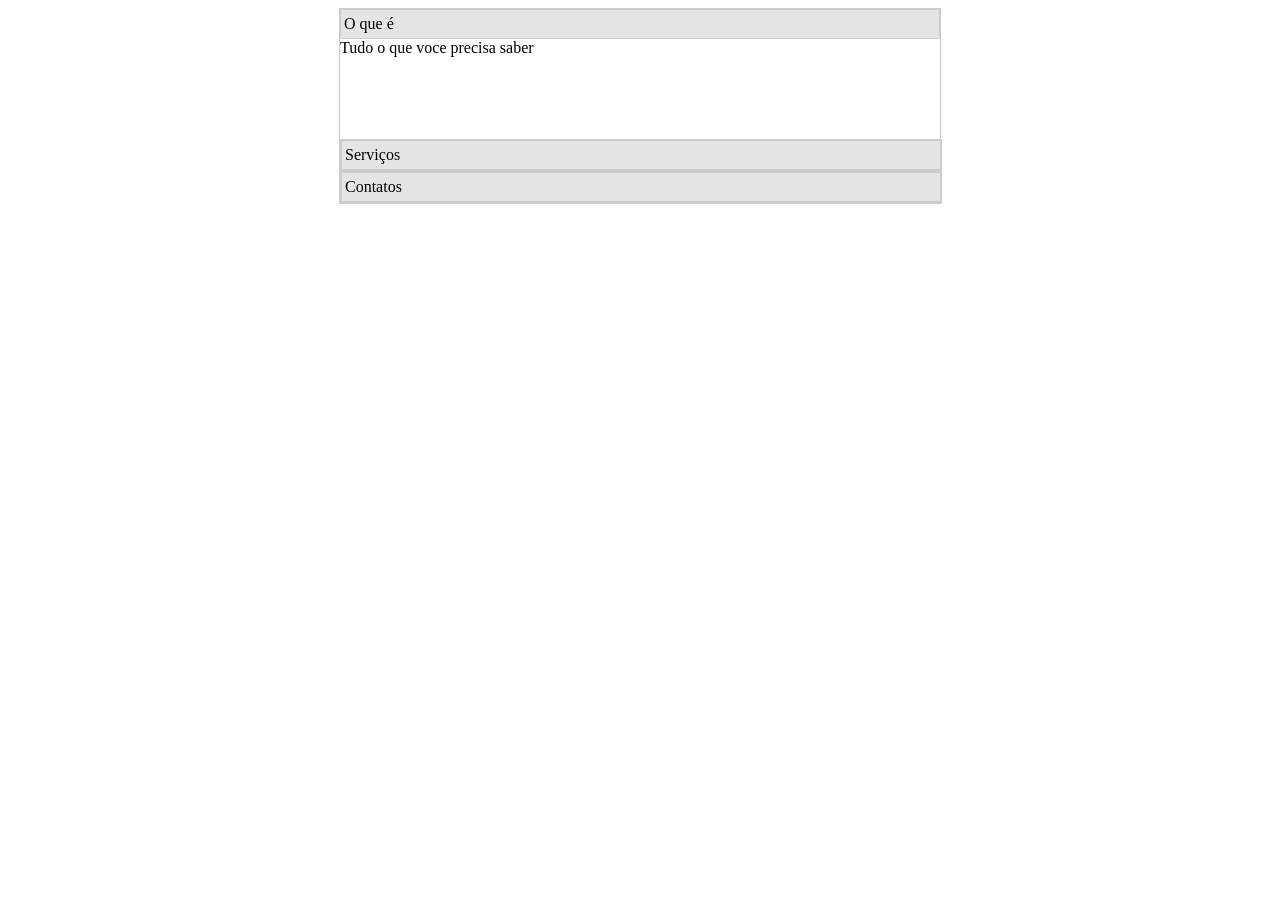
<file: index.html>
<html lang="en">

<head>
    <meta charset="UTF-8">
    <meta http-equiv="X-UA-Compatible" content="IE=edge">
    <meta name="viewport" content="width=device-width, initial-scale=1.0">
    <title>Aula - Coffe Tag</title>
    <link rel="stylesheet" text="text/css" href="css/style.css">
</head>

<body>

    <div class="accordions">
        <div class="accordion-item">
            <input type="radio" name="accordion" checked="checked" id="accordion-1" />
            <label for="accordion-1">O que é</label>
            <div class="accordion-content">Tudo o que voce precisa saber</div>
        </div>
        <div class="accordion-item">
            <div class="accordions">
                <input type="radio" name="accordion" id="accordion-2" />
                <label for="accordion-2">Serviços</label>
                <div class="accordion-content">Aqui voce encontra?</div>

            </div>
        </div>
        <div class="accordion-item">
            <div class="accordions">
                <input type="radio" name="accordion" id="accordion-3" />
                <label for="accordion-3">Contatos</label>
                <div class="accordion-content">Meus Contatos</div>

            </div>
        </div>
    </div>

</body>

</html>
</file>
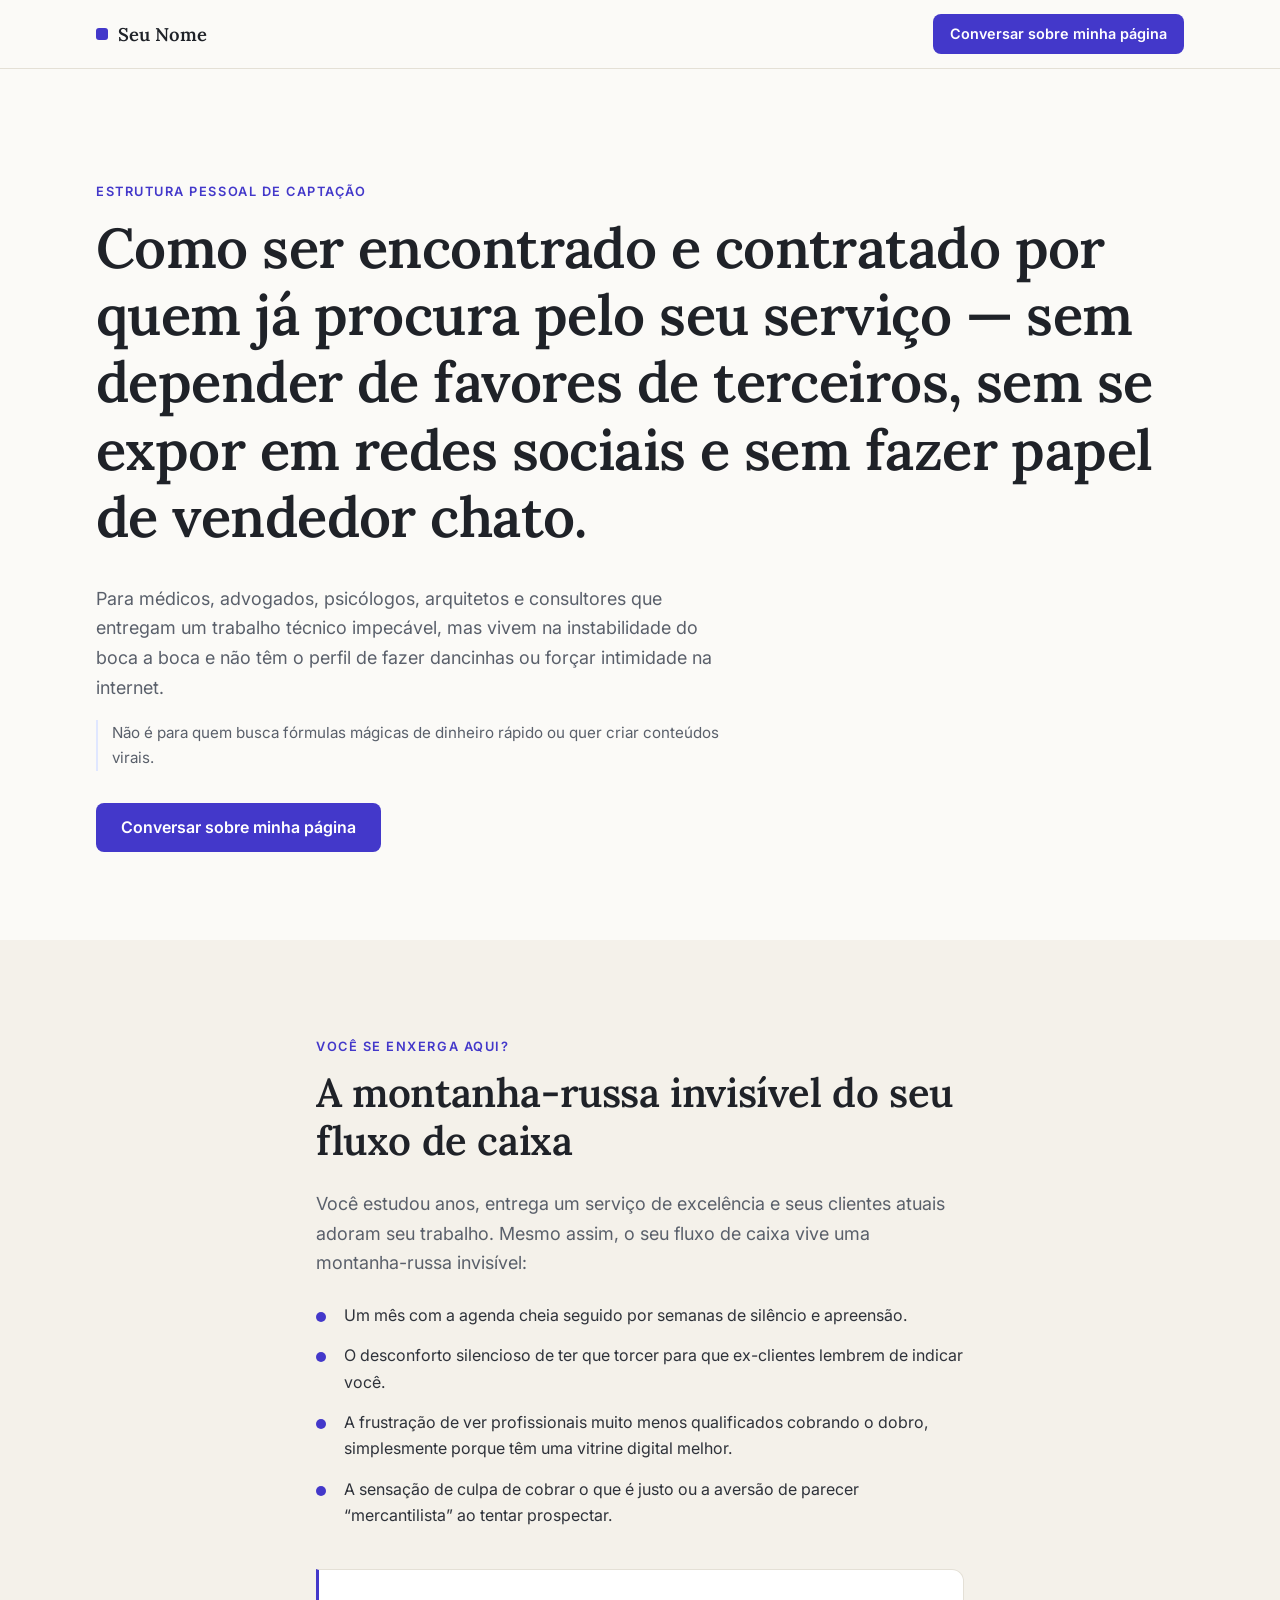
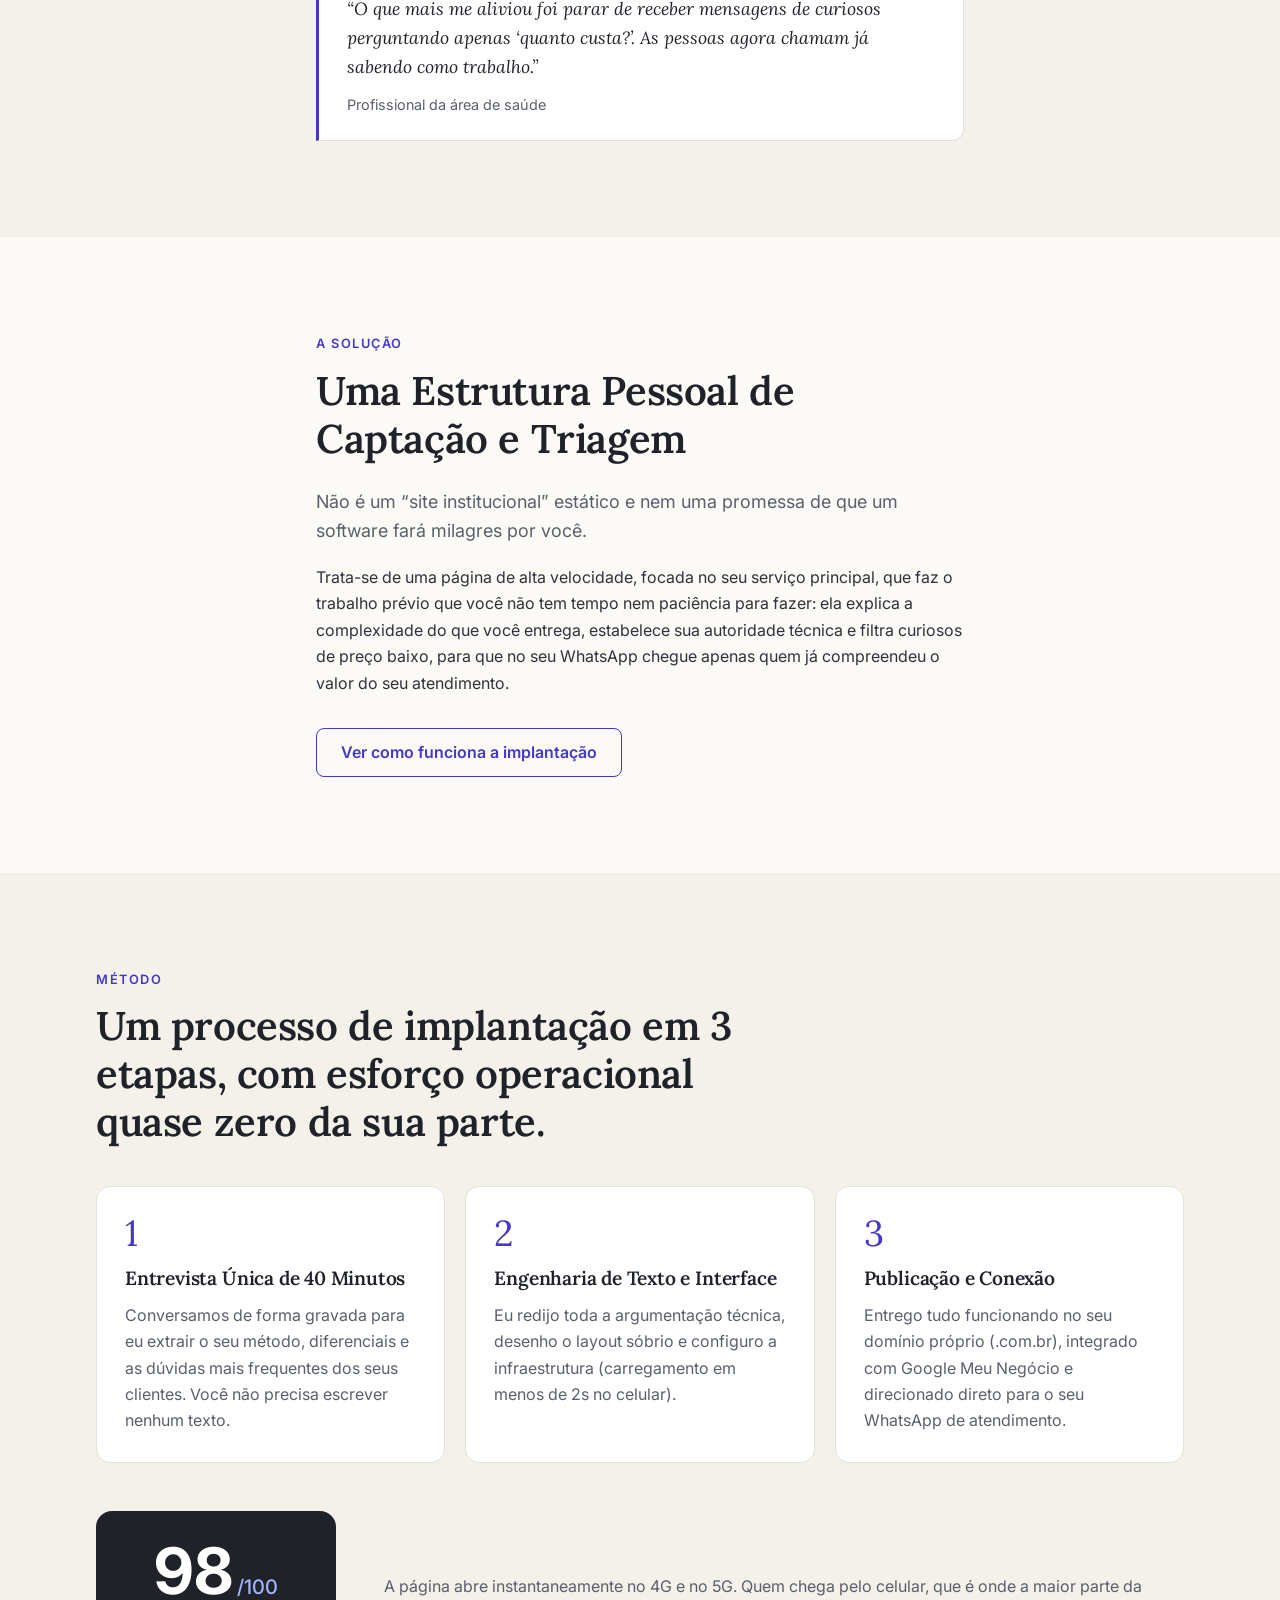
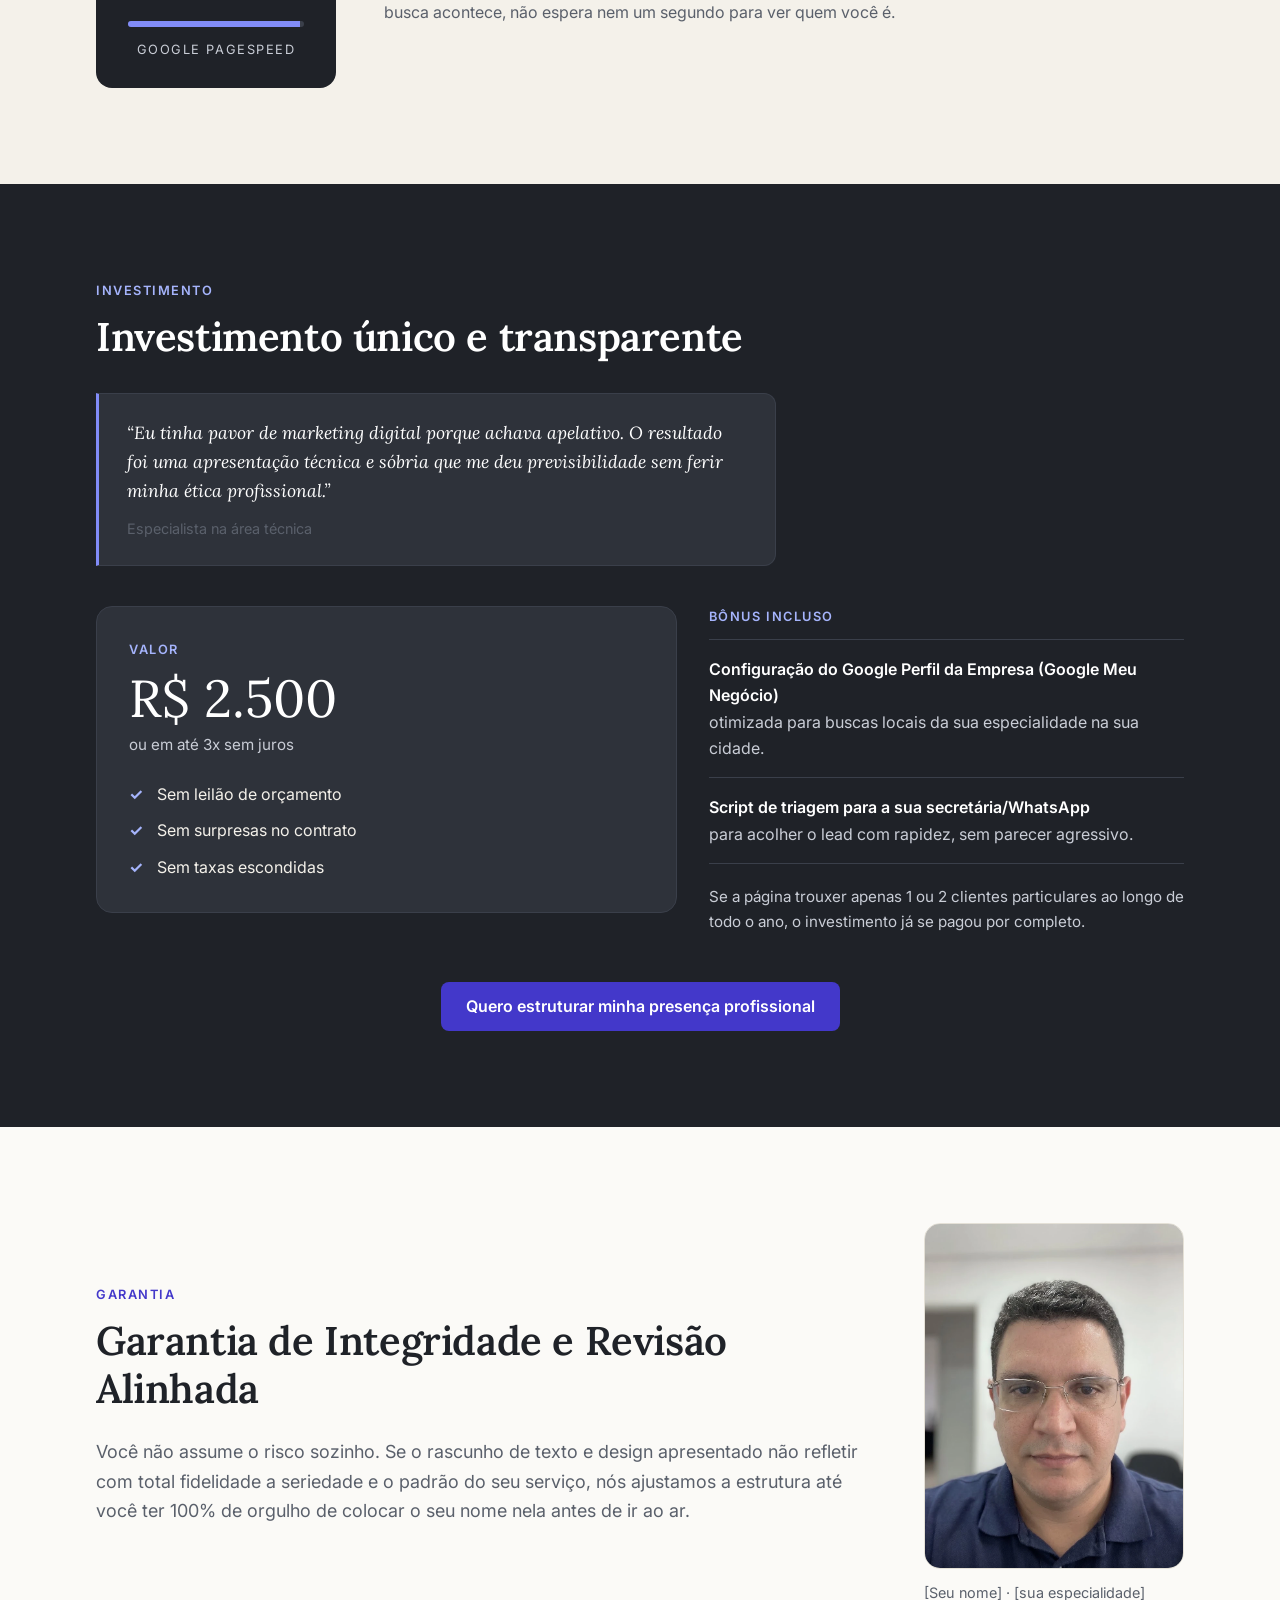
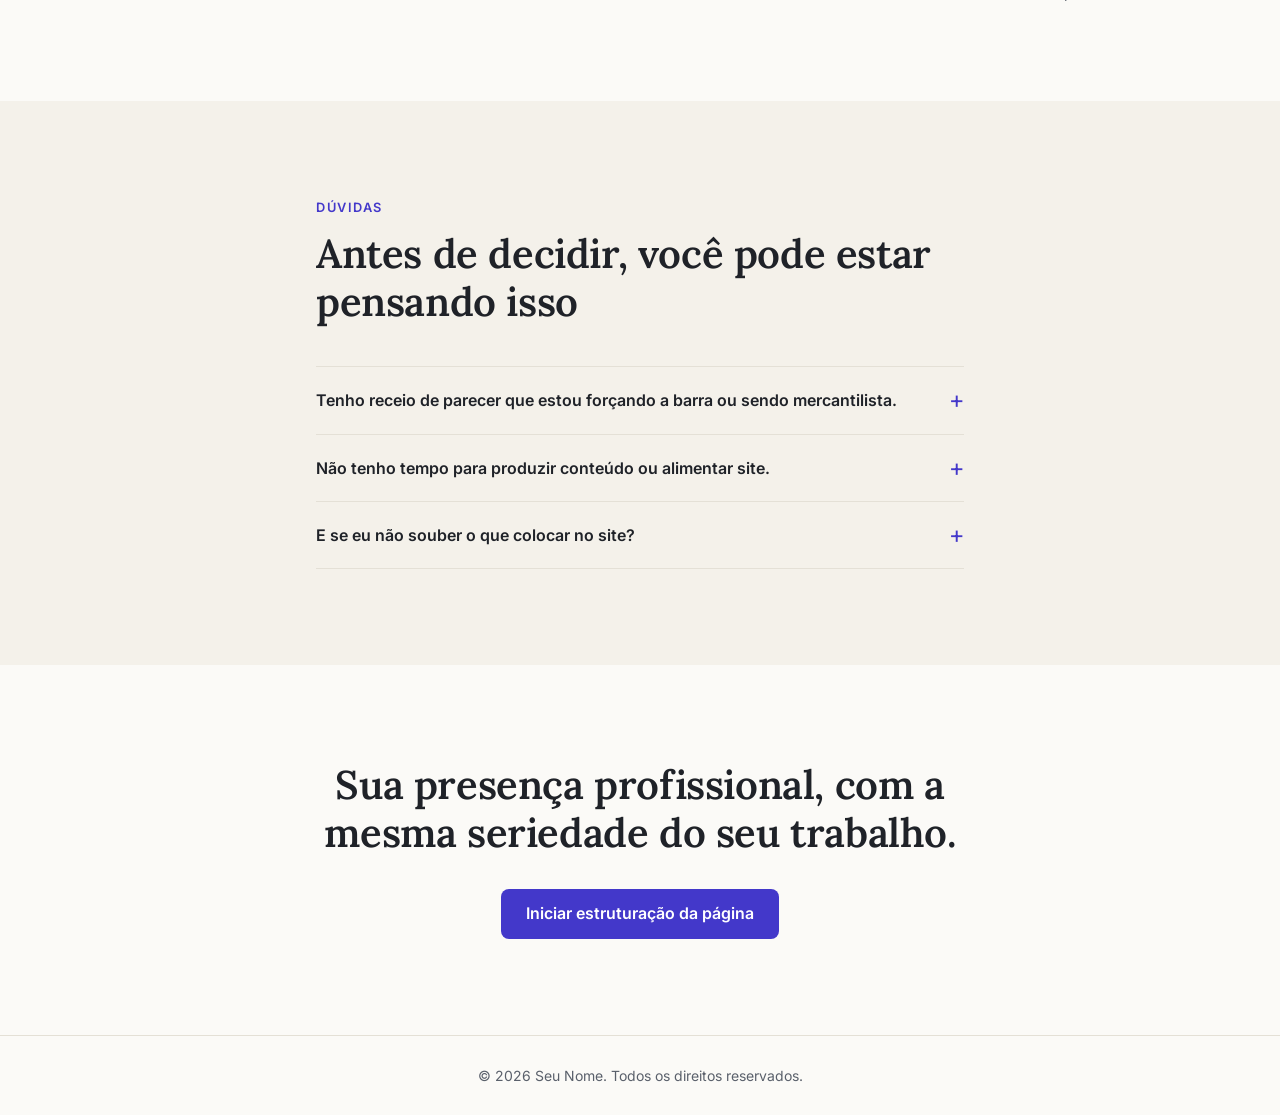
<file: landing.html>
<!DOCTYPE html>
<html lang="pt-BR">
<head>
    <meta charset="UTF-8">
    <meta name="viewport" content="width=device-width, initial-scale=1.0">
    <title>Página para profissionais que vivem de indicação</title>
    <meta name="description" content="Uma estrutura pessoal de captação e triagem para profissionais que entregam trabalho técnico de excelência e querem ser encontrados por quem já procura pelo seu serviço.">

    <link rel="preconnect" href="https://fonts.googleapis.com">
    <link rel="preconnect" href="https://fonts.gstatic.com" crossorigin>
    <link href="https://fonts.googleapis.com/css2?family=Inter:wght@400;500;600;700&family=Lora:ital,wght@0,400;0,500;0,600;1,400&display=swap" rel="stylesheet">
    <link rel="stylesheet" href="css/landing.css">
</head>
<body>

    <header class="site-header">
        <div class="container header-inner">
            <a href="#topo" class="brand"><span class="brand__mark" aria-hidden="true"></span>Seu Nome</a>
            <a href="#contato" class="btn btn--primary header-cta">Conversar sobre minha página</a>
        </div>
    </header>

    <main id="topo">

        <!-- 1. Headline (promessa) + 2. Subheadline (para quem é / não é) -->
        <section class="hero">
            <div class="container">
                <p class="eyebrow">Estrutura pessoal de captação</p>
                <h1>Como ser encontrado e contratado por quem já procura pelo seu serviço — sem depender de favores de terceiros, sem se expor em redes sociais e sem fazer papel de vendedor chato.</h1>
                <p class="lead">Para médicos, advogados, psicólogos, arquitetos e consultores que entregam um trabalho técnico impecável, mas vivem na instabilidade do boca a boca e não têm o perfil de fazer dancinhas ou forçar intimidade na internet.</p>
                <p class="note">Não é para quem busca fórmulas mágicas de dinheiro rápido ou quer criar conteúdos virais.</p>
                <div class="actions">
                    <a href="#contato" class="btn btn--primary">Conversar sobre minha página</a>
                </div>
            </div>
        </section>

        <!-- 3. Dor -->
        <section class="section section--alt" aria-labelledby="dor-titulo">
            <div class="container narrow">
                <p class="eyebrow">Você se enxerga aqui?</p>
                <h2 id="dor-titulo">A montanha-russa invisível do seu fluxo de caixa</h2>
                <p class="lead">Você estudou anos, entrega um serviço de excelência e seus clientes atuais adoram seu trabalho. Mesmo assim, o seu fluxo de caixa vive uma montanha-russa invisível:</p>
                <ul class="pain-list">
                    <li>Um mês com a agenda cheia seguido por semanas de silêncio e apreensão.</li>
                    <li>O desconforto silencioso de ter que torcer para que ex-clientes lembrem de indicar você.</li>
                    <li>A frustração de ver profissionais muito menos qualificados cobrando o dobro, simplesmente porque têm uma vitrine digital melhor.</li>
                    <li>A sensação de culpa de cobrar o que é justo ou a aversão de parecer “mercantilista” ao tentar prospectar.</li>
                </ul>
                <!-- Prova social 1 (perto do topo, abaixo da dor) -->
                <figure class="quote">
                    <blockquote>
                        <p>“O que mais me aliviou foi parar de receber mensagens de curiosos perguntando apenas ‘quanto custa?’. As pessoas agora chamam já sabendo como trabalho.”</p>
                    </blockquote>
                    <figcaption><cite>Profissional da área de saúde</cite></figcaption>
                </figure>
            </div>
        </section>

        <!-- 4. Apresentação da solução -->
        <section class="section" aria-labelledby="solucao-titulo">
            <div class="container narrow">
                <p class="eyebrow">A solução</p>
                <h2 id="solucao-titulo">Uma Estrutura Pessoal de Captação e Triagem</h2>
                <p class="lead">Não é um “site institucional” estático e nem uma promessa de que um software fará milagres por você.</p>
                <p>Trata-se de uma página de alta velocidade, focada no seu serviço principal, que faz o trabalho prévio que você não tem tempo nem paciência para fazer: ela explica a complexidade do que você entrega, estabelece sua autoridade técnica e filtra curiosos de preço baixo, para que no seu WhatsApp chegue apenas quem já compreendeu o valor do seu atendimento.</p>
                <div class="actions">
                    <a href="#metodo" class="btn btn--ghost">Ver como funciona a implantação</a>
                </div>
            </div>
        </section>

        <!-- 5. Método -->
        <section class="section section--alt" id="metodo" aria-labelledby="metodo-titulo">
            <div class="container">
                <div class="narrow">
                    <p class="eyebrow">Método</p>
                    <h2 id="metodo-titulo">Um processo de implantação em 3 etapas, com esforço operacional quase zero da sua parte.</h2>
                </div>

                <ol class="steps">
                    <li class="step">
                        <span class="step__num" aria-hidden="true">1</span>
                        <h3>Entrevista Única de 40 Minutos</h3>
                        <p>Conversamos de forma gravada para eu extrair o seu método, diferenciais e as dúvidas mais frequentes dos seus clientes. Você não precisa escrever nenhum texto.</p>
                    </li>
                    <li class="step">
                        <span class="step__num" aria-hidden="true">2</span>
                        <h3>Engenharia de Texto e Interface</h3>
                        <p>Eu redijo toda a argumentação técnica, desenho o layout sóbrio e configuro a infraestrutura (carregamento em menos de 2s no celular).</p>
                    </li>
                    <li class="step">
                        <span class="step__num" aria-hidden="true">3</span>
                        <h3>Publicação e Conexão</h3>
                        <p>Entrego tudo funcionando no seu domínio próprio (.com.br), integrado com Google Meu Negócio e direcionado direto para o seu WhatsApp de atendimento.</p>
                    </li>
                </ol>

                <!-- Prova social 2 (após o método): velocidade -->
                <div class="speed">
                    <div class="gauge" role="img" aria-label="Google PageSpeed: 98 de 100">
                        <div class="gauge__score">98<span>/100</span></div>
                        <div class="gauge__bar"><span></span></div>
                        <p class="gauge__label">GOOGLE PAGESPEED</p>
                    </div>
                    <p class="speed__text">A página abre instantaneamente no 4G e no 5G. Quem chega pelo celular, que é onde a maior parte da busca acontece, não espera nem um segundo para ver quem você é.</p>
                </div>
            </div>
        </section>

        <!-- 6. Prova social 3 + 7. Oferta, preço e bônus (fundo escuro) -->
        <section class="section section--dark" id="oferta" aria-labelledby="oferta-titulo">
            <div class="container">
                <div class="narrow">
                    <p class="eyebrow">Investimento</p>
                    <h2 id="oferta-titulo">Investimento único e transparente</h2>
                </div>

                <figure class="quote quote--dark narrow">
                    <blockquote>
                        <p>“Eu tinha pavor de marketing digital porque achava apelativo. O resultado foi uma apresentação técnica e sóbria que me deu previsibilidade sem ferir minha ética profissional.”</p>
                    </blockquote>
                    <figcaption><cite>Especialista na área técnica</cite></figcaption>
                </figure>

                <div class="price-grid">
                    <div class="price-card">
                        <p class="eyebrow">Valor</p>
                        <p class="price">R$ 2.500</p>
                        <p class="price-note">ou em até 3x sem juros</p>
                        <ul class="check-list">
                            <li>Sem leilão de orçamento</li>
                            <li>Sem surpresas no contrato</li>
                            <li>Sem taxas escondidas</li>
                        </ul>
                    </div>

                    <div>
                        <p class="eyebrow">Bônus incluso</p>
                        <ul class="bonus-list">
                            <li>
                                <strong>Configuração do Google Perfil da Empresa (Google Meu Negócio)</strong>
                                otimizada para buscas locais da sua especialidade na sua cidade.
                            </li>
                            <li>
                                <strong>Script de triagem para a sua secretária/WhatsApp</strong>
                                para acolher o lead com rapidez, sem parecer agressivo.
                            </li>
                        </ul>
                        <p class="price-note">Se a página trouxer apenas 1 ou 2 clientes particulares ao longo de todo o ano, o investimento já se pagou por completo.</p>
                    </div>
                </div>

                <div class="actions actions--center">
                    <a href="#contato" class="btn btn--primary">Quero estruturar minha presença profissional</a>
                </div>
            </div>
        </section>

        <!-- 8. Garantia -->
        <section class="section" aria-labelledby="garantia-titulo">
            <div class="container guarantee-grid">
                <div>
                    <p class="eyebrow">Garantia</p>
                    <h2 id="garantia-titulo">Garantia de Integridade e Revisão Alinhada</h2>
                    <p class="lead">Você não assume o risco sozinho. Se o rascunho de texto e design apresentado não refletir com total fidelidade a seriedade e o padrão do seu serviço, nós ajustamos a estrutura até você ter 100% de orgulho de colocar o seu nome nela antes de ir ao ar.</p>
                </div>
                <figure class="signer">
                    <img src="assets/perfil.webp" alt="Foto de [Seu nome], responsável pela estrutura da página" width="797" height="1063" loading="lazy">
                    <figcaption>[Seu nome] · [sua especialidade]</figcaption>
                </figure>
            </div>
        </section>

        <!-- 9. FAQ -->
        <section class="section section--alt" aria-labelledby="faq-titulo">
            <div class="container narrow">
                <p class="eyebrow">Dúvidas</p>
                <h2 id="faq-titulo">Antes de decidir, você pode estar pensando isso</h2>

                <div class="faq">
                    <details>
                        <summary>Tenho receio de parecer que estou forçando a barra ou sendo mercantilista.</summary>
                        <p>Ter uma página limpa e objetiva não é vaidade nem autopromoção. É respeito por quem precisa do seu serviço. Quando alguém com um problema sério busca um especialista e só encontra perfis confusos ou links quebrados, essa pessoa acaba caindo na mão de quem grita mais alto na internet, e não de quem entrega o melhor resultado. Apresentar-se com clareza é um dever de quem domina o próprio ofício.</p>
                    </details>
                    <details>
                        <summary>Não tenho tempo para produzir conteúdo ou alimentar site.</summary>
                        <p>Essa estrutura não é um blog que exige postagens semanais. É uma página definitiva focada no seu serviço principal. Uma vez no ar, ela não exige manutenção diária de conteúdo.</p>
                    </details>
                    <details>
                        <summary>E se eu não souber o que colocar no site?</summary>
                        <p>Você não precisa saber. O meu trabalho é justamente extrair o que está na sua cabeça durante a nossa conversa inicial de 40 minutos e traduzir isso em uma página profissional.</p>
                    </details>
                </div>
            </div>
        </section>

        <!-- 10. CTA final -->
        <section class="section final" id="contato" aria-labelledby="final-titulo">
            <div class="container narrow">
                <h2 id="final-titulo">Sua presença profissional, com a mesma seriedade do seu trabalho.</h2>
                <div class="actions actions--center">
                    <a href="#contato" class="btn btn--primary">Iniciar estruturação da página</a>
                </div>
            </div>
        </section>

    </main>

    <footer class="site-footer">
        <div class="container">
            <p>© 2026 Seu Nome. Todos os direitos reservados.</p>
        </div>
    </footer>

</body>
</html>
</file>
<file: css/style.css>
.accordions {
    width: 600px;
    margin: 0 auto;
    border: 1px solid #ccc;
}

.accordion-item input {
    display: none;
}

.accordion-item label {
    display: block;
    border: 1px solid #ccc;
    background: #e5e5e5;
    cursor: pointer;
    padding: 5px 3px;
}

.accordion-content {
    height: 0px;
    overflow: hidden;
    -webkit-transition: height 0.3s ease-in-out;
    -moz-transition: height 0.3s ease-in-out;
    -o-transition: height 0.3s ease-in-out;
    -ms-transition: height 0.3s ease-in-out;
    transition: height 0.3s ease-in-out;
}

[id^=accordion]:checked~.accordion-content {
    height: 100px;
}
</file>
<file: css/landing.css>
/* ==========================================================================
   Identidade visual
   Títulos: Lora (serifa) · Texto: Inter
   Principal: índigo · Secundárias: grafite e off-white
   ========================================================================== */

:root {
    /* Índigo (principal) */
    --indigo-300: #A5B4FC;
    --indigo-400: #818CF8;
    --indigo-600: #4338CA;
    --indigo-700: #3730A3;
    --indigo-100: #E0E7FF;

    /* Grafite (secundária) */
    --graphite-900: #1F2228;
    --graphite-800: #2E323A;
    --graphite-700: #3A3F4A;
    --graphite-600: #5A606B;

    /* Off-white (secundária) */
    --offwhite-50: #FBFAF7;
    --offwhite-100: #F4F1EA;
    --line: #E4E0D6;

    --font-serif: 'Lora', Georgia, 'Times New Roman', serif;
    --font-sans: 'Inter', 'Open Sans', system-ui, -apple-system, 'Segoe UI', sans-serif;
}

/* ---------- Base ---------- */

*,
*::before,
*::after {
    box-sizing: border-box;
}

html {
    scroll-behavior: smooth;
    -webkit-text-size-adjust: 100%;
}

body {
    margin: 0;
    font-family: var(--font-sans);
    font-size: 1rem;
    line-height: 1.65;
    color: var(--graphite-800);
    background: var(--offwhite-50);
    -webkit-font-smoothing: antialiased;
    overflow-x: hidden;
}

img {
    display: block;
    max-width: 100%;
    height: auto;
}

h1,
h2,
h3 {
    font-family: var(--font-serif);
    font-weight: 600;
    color: var(--graphite-900);
    line-height: 1.2;
    letter-spacing: -0.01em;
    margin: 0 0 0.6em;
}

h1 { font-size: clamp(2.1rem, 1.4rem + 3vw, 3.5rem); }
h2 { font-size: clamp(1.7rem, 1.2rem + 2vw, 2.5rem); }
h3 { font-size: 1.25rem; }

p {
    margin: 0 0 1em;
}

a {
    color: var(--indigo-600);
}

a:focus-visible {
    outline: 3px solid var(--indigo-600);
    outline-offset: 3px;
    border-radius: 4px;
}

/* ---------- Layout ---------- */

.container {
    width: min(1120px, 100%);
    margin-inline: auto;
    padding-left: max(16px, env(safe-area-inset-left, 0px));
    padding-right: max(16px, env(safe-area-inset-right, 0px));
}

.narrow {
    max-width: 680px;
}

.section {
    padding: clamp(56px, 8vw, 96px) 0;
}

.section--alt {
    background: var(--offwhite-100);
}

.section--dark {
    background: var(--graphite-900);
    color: var(--offwhite-100);
}

.section--dark h2,
.section--dark h3 {
    color: #fff;
}

.eyebrow {
    font-family: var(--font-sans);
    font-size: 0.8rem;
    font-weight: 600;
    letter-spacing: 0.12em;
    text-transform: uppercase;
    color: var(--indigo-600);
    margin-bottom: 12px;
}

.section--dark .eyebrow {
    color: var(--indigo-300);
}

.lead {
    font-size: 1.125rem;
    color: var(--graphite-600);
}

.section--dark .lead {
    color: #C9CDD6;
}

.actions {
    display: flex;
    flex-wrap: wrap;
    gap: 12px;
    margin-top: 32px;
}

.actions--center {
    justify-content: center;
    text-align: center;
}

/* ---------- Botões (CTA sóbrio, sem animação) ---------- */

.btn {
    display: inline-flex;
    align-items: center;
    justify-content: center;
    padding: 14px 24px;
    border-radius: 8px;
    border: 1px solid transparent;
    font-family: var(--font-sans);
    font-size: 1rem;
    font-weight: 600;
    line-height: 1.2;
    text-align: center;
    text-decoration: none;
    cursor: pointer;
    transition: background-color 0.2s ease, color 0.2s ease, border-color 0.2s ease;
}

.btn--primary {
    background: var(--indigo-600);
    color: #fff;
}

.btn--primary:hover {
    background: var(--indigo-700);
}

.btn--ghost {
    background: transparent;
    color: var(--indigo-600);
    border-color: var(--indigo-600);
}

.btn--ghost:hover {
    background: var(--indigo-100);
}

body::before {
    content: "";
    position: fixed;
    inset: 0 0 auto;
    height: env(safe-area-inset-top, 0px);
    z-index: 10;
    background: rgba(251, 250, 247, 0.94);
}

/* ---------- Cabeçalho ---------- */

.site-header {
    position: sticky;
    top: env(safe-area-inset-top, 0px);
    z-index: 10;
    background: rgba(251, 250, 247, 0.94);
    backdrop-filter: blur(8px);
    -webkit-backdrop-filter: blur(8px);
    border-bottom: 1px solid var(--line);
}

.header-inner {
    display: flex;
    align-items: center;
    justify-content: space-between;
    gap: 16px;
    height: 68px;
}

.brand {
    display: inline-flex;
    align-items: center;
    gap: 10px;
    font-family: var(--font-serif);
    font-size: 1.15rem;
    font-weight: 600;
    color: var(--graphite-900);
    text-decoration: none;
}

.brand__mark {
    width: 12px;
    height: 12px;
    border-radius: 3px;
    background: var(--indigo-600);
}

.header-cta {
    padding: 10px 16px;
    font-size: 0.9rem;
    white-space: nowrap;
}

/* ---------- Hero ---------- */

.hero {
    padding: clamp(56px, 9vw, 112px) 0 clamp(48px, 7vw, 88px);
}

.hero h1 {
    max-width: 22em;
}

.hero .lead {
    max-width: 640px;
    margin-top: 20px;
}

.note {
    font-size: 0.95rem;
    color: var(--graphite-600);
    border-left: 2px solid var(--indigo-100);
    padding-left: 14px;
    margin-top: 16px;
    max-width: 640px;
}

/* ---------- Dor ---------- */

.pain-list {
    list-style: none;
    padding: 0;
    margin: 24px 0 0;
    display: grid;
    gap: 14px;
}

.pain-list li {
    position: relative;
    padding-left: 28px;
}

.pain-list li::before {
    content: "";
    position: absolute;
    left: 0;
    top: 0.62em;
    width: 10px;
    height: 10px;
    border-radius: 50%;
    background: var(--indigo-600);
}

/* ---------- Prova social (depoimentos) ---------- */

.quote {
    margin: 40px 0 0;
    padding: 24px 28px;
    background: #fff;
    border: 1px solid var(--line);
    border-left: 3px solid var(--indigo-600);
    border-radius: 0 12px 12px 0;
}

.quote blockquote {
    margin: 0;
}

.quote p {
    font-family: var(--font-serif);
    font-style: italic;
    font-size: 1.1rem;
    color: var(--graphite-900);
    margin: 0 0 12px;
}

.quote figcaption,
.quote cite {
    font-family: var(--font-sans);
    font-style: normal;
    font-size: 0.9rem;
    color: var(--graphite-600);
}

.quote--dark {
    background: var(--graphite-800);
    border-color: var(--graphite-700);
    border-left-color: var(--indigo-400);
    margin-top: 32px;
}

.quote--dark p {
    color: #fff;
}

.quote--dark figcaption {
    color: #C9CDD6;
}

/* ---------- Método ---------- */

.steps {
    list-style: none;
    padding: 0;
    margin: 40px 0 0;
    display: grid;
    gap: 20px;
    grid-template-columns: 1fr;
}

.step {
    background: #fff;
    border: 1px solid var(--line);
    border-radius: 14px;
    padding: 28px;
}

.step__num {
    display: block;
    font-family: var(--font-serif);
    font-size: 2.25rem;
    line-height: 1;
    color: var(--indigo-600);
    margin-bottom: 16px;
}

.step h3 {
    font-size: 1.2rem;
}

.step p {
    color: var(--graphite-600);
    margin: 0;
}

.speed {
    display: grid;
    gap: 24px;
    align-items: center;
    margin-top: 48px;
}

.gauge {
    background: var(--graphite-900);
    color: var(--offwhite-50);
    border-radius: 16px;
    padding: 28px 32px;
    text-align: center;
    min-width: 240px;
}

.gauge__score {
    font-family: var(--font-sans);
    font-size: 4rem;
    font-weight: 700;
    line-height: 1;
    color: #fff;
}

.gauge__score span {
    font-size: 1.25rem;
    font-weight: 500;
    color: var(--indigo-300);
    margin-left: 4px;
}

.gauge__bar {
    height: 6px;
    margin-top: 18px;
    background: var(--graphite-700);
    border-radius: 99px;
    overflow: hidden;
}

.gauge__bar span {
    display: block;
    width: 98%;
    height: 100%;
    background: var(--indigo-400);
}

.gauge__label {
    margin: 12px 0 0;
    font-size: 0.8rem;
    letter-spacing: 0.12em;
    color: #C9CDD6;
}

.speed__text {
    margin: 0;
    color: var(--graphite-600);
}

/* ---------- Oferta / preço (fundo escuro) ---------- */

.price-grid {
    display: grid;
    gap: 32px;
    margin-top: 40px;
}

.price-card {
    background: var(--graphite-800);
    border: 1px solid var(--graphite-700);
    border-radius: 16px;
    padding: 32px;
}

.price {
    font-family: var(--font-serif);
    font-size: 3.25rem;
    line-height: 1;
    color: #fff;
    margin: 8px 0 8px;
}

.price-note {
    color: #C9CDD6;
    font-size: 0.95rem;
}

.check-list {
    list-style: none;
    padding: 0;
    margin: 24px 0 0;
    display: grid;
    gap: 10px;
}

.check-list li {
    position: relative;
    padding-left: 28px;
    color: var(--offwhite-100);
}

.check-list li::before {
    content: "✓";
    position: absolute;
    left: 0;
    color: var(--indigo-300);
    font-weight: 700;
}

.bonus-list {
    list-style: none;
    padding: 0;
    margin: 0 0 20px;
}

.bonus-list li {
    padding: 16px 0;
    border-top: 1px solid var(--graphite-700);
    color: #C9CDD6;
}

.bonus-list li:last-child {
    border-bottom: 1px solid var(--graphite-700);
}

.bonus-list strong {
    display: block;
    font-weight: 600;
    color: #fff;
}

/* ---------- Garantia ---------- */

.guarantee-grid {
    display: grid;
    gap: 40px;
    align-items: center;
}

.signer {
    margin: 0;
    max-width: 260px;
}

.signer img {
    width: 100%;
    aspect-ratio: 3 / 4;
    object-fit: cover;
    object-position: center top;
    border-radius: 16px;
    border: 1px solid var(--line);
}

.signer figcaption {
    margin-top: 12px;
    font-size: 0.9rem;
    color: var(--graphite-600);
}

/* ---------- FAQ ---------- */

.faq {
    margin-top: 40px;
    border-top: 1px solid var(--line);
}

.faq details {
    border-bottom: 1px solid var(--line);
}

.faq summary {
    display: flex;
    align-items: center;
    justify-content: space-between;
    gap: 16px;
    padding: 20px 0;
    list-style: none;
    cursor: pointer;
    font-weight: 600;
    color: var(--graphite-900);
}

.faq summary::-webkit-details-marker {
    display: none;
}

.faq summary::after {
    content: "+";
    flex-shrink: 0;
    font-size: 1.5rem;
    font-weight: 400;
    line-height: 1;
    color: var(--indigo-600);
}

.faq details[open] summary::after {
    content: "–";
}

.faq details p {
    padding: 0 0 22px;
    margin: 0;
    color: var(--graphite-600);
}

/* ---------- CTA final ---------- */

.final {
    text-align: center;
}

.final .narrow {
    margin-inline: auto;
}

.final h2 {
    margin-bottom: 0;
}

/* ---------- Rodapé ---------- */

.site-footer {
    padding: 28px 0;
    border-top: 1px solid var(--line);
    background: var(--offwhite-50);
    font-size: 0.875rem;
    color: var(--graphite-600);
    text-align: center;
}

.site-footer p {
    margin: 0;
}

/* ---------- Responsivo ---------- */

@media (min-width: 800px) {
    .steps {
        grid-template-columns: repeat(3, 1fr);
    }

    .speed {
        grid-template-columns: auto 1fr;
        gap: 48px;
    }

    .guarantee-grid {
        grid-template-columns: 1fr 260px;
        gap: 56px;
    }

    .guarantee-grid .signer {
        justify-self: end;
    }
}

@media (min-width: 900px) {
    .price-grid {
        grid-template-columns: 1.1fr 0.9fr;
        align-items: start;
    }
}

@media (max-width: 520px) {
    .header-cta {
        display: none;
    }

    .actions .btn {
        width: 100%;
    }

    .price-card {
        padding: 24px;
    }

    .quote {
        padding: 20px;
    }
}

@media (prefers-reduced-motion: reduce) {
    html {
        scroll-behavior: auto;
    }

    *,
    *::before,
    *::after {
        transition: none !important;
    }
}
</file>
